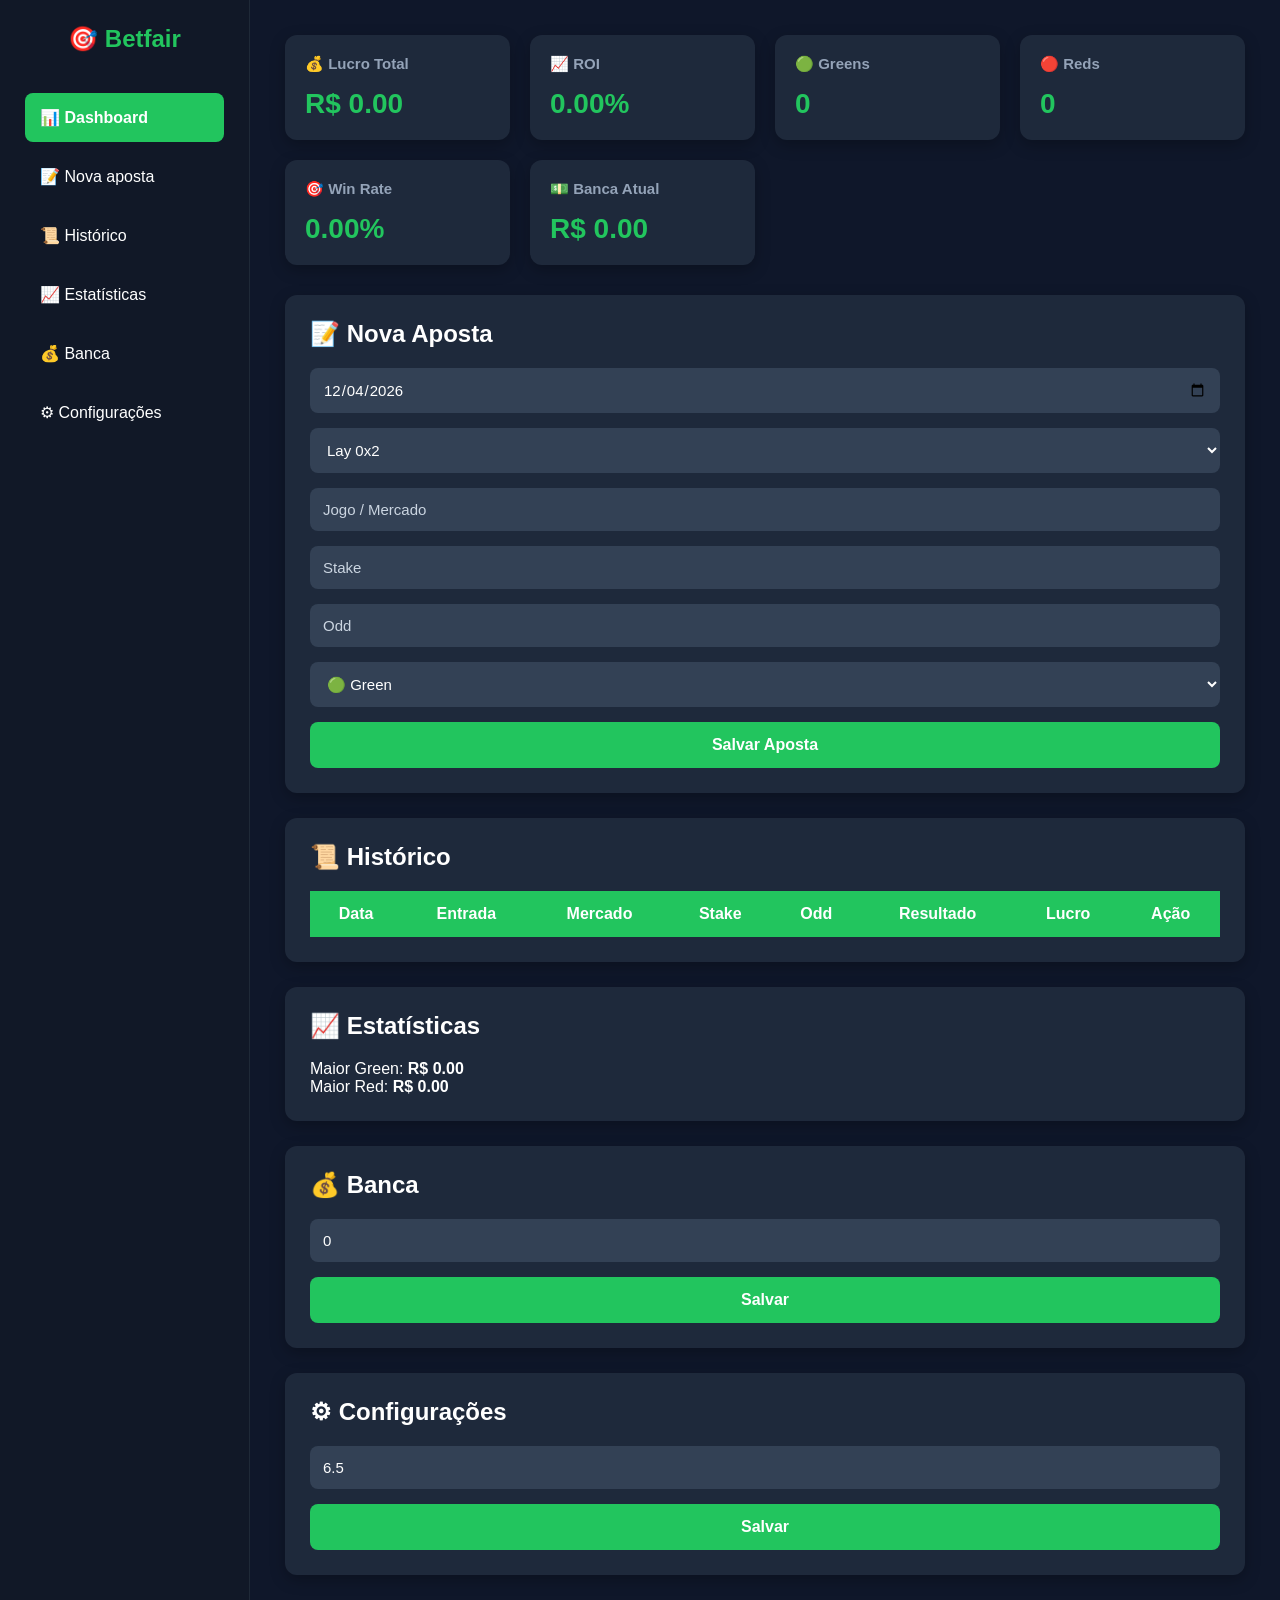
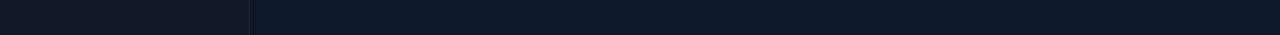
<file: index.html>
<!DOCTYPE html>
<html lang="pt-BR">
<head>
<meta charset="UTF-8">
<meta name="viewport" content="width=device-width, initial-scale=1.0">
<title>Betfair Control Pro</title>
<link rel="stylesheet" href="style.css">
</head>
<body>
<div class="layout">
<!-- MENU -->
<aside class="menu">
    <h2>🎯 Betfair</h2>
    <ul>
        <li class="ativo">📊 Dashboard</li>
        <li>📝 Nova aposta</li>
        <li>📜 Histórico</li>
        <li>📈 Estatísticas</li>
        <li>💰 Banca</li>
        <li>⚙ Configurações</li>
    </ul>
</aside>
<!-- CONTEÚDO -->
<main class="conteudo">
    <!-- DASHBOARD -->
    <section class="cards">
        <div class="card">
            <h3>💰 Lucro Total</h3>
            <span id="lucroTotal">R$ 0,00</span>
        </div>
        <div class="card">
            <h3>📈 ROI</h3>
            <span id="roi">0%</span>
        </div>
        <div class="card">
            <h3>🟢 Greens</h3>
            <span id="greens">0</span>
        </div>
        <div class="card">
            <h3>🔴 Reds</h3>
            <span id="reds">0</span>
        </div>
        <div class="card">
            <h3>🎯 Win Rate</h3>
            <span id="winrate">0%</span>
        </div>
        <div class="card">
            <h3>💵 Banca Atual</h3>
            <span id="bancaAtual">R$ 0,00</span>
        </div>
    </section>
    <!-- NOVA APOSTA -->
    <section class="bloco" data-secao="nova">
        <h2>📝 Nova Aposta</h2>
        <input type="date" id="data">
        <select id="entrada">
            <option>Lay 0x2</option>
            <option>Lay Empate</option>
            <option>Lay Casa</option>
            <option>Lay Visitante</option>
            <option>Over 2.5</option>
            <option>Under 2.5</option>
        </select>
        <input type="text" id="mercado" placeholder="Jogo / Mercado">
        <input type="number" id="stake" placeholder="Stake">
        <input type="number" id="odd" step="0.01" placeholder="Odd">
        <select id="resultado">
            <option value="Green">🟢 Green</option>
            <option value="Red">🔴 Red</option>
        </select>
        <div id="campoRed" style="display:none;">
            <input type="number" id="valorRed" placeholder="Valor do Cash Out">
        </div>
        <button id="salvar">Salvar Aposta</button>
    </section>
    <!-- HISTÓRICO -->
    <section class="bloco" data-secao="historico">
        <h2>📜 Histórico</h2>
        <table id="tabela">
            <thead>
                <tr>
                    <th>Data</th>
                    <th>Entrada</th>
                    <th>Mercado</th>
                    <th>Stake</th>
                    <th>Odd</th>
                    <th>Resultado</th>
                    <th>Lucro</th>
                    <th>Ação</th>
                </tr>
            </thead>
            <tbody></tbody>
        </table>
    </section>
    <!-- ESTATÍSTICAS -->
    <section class="bloco" data-secao="estatisticas">
        <h2>📈 Estatísticas</h2>
        <p>Maior Green: <strong id="maiorGreen">R$ 0,00</strong></p>
        <p>Maior Red: <strong id="maiorRed">R$ 0,00</strong></p>
    </section>
    <!-- BANCA -->
    <section class="bloco" data-secao="banca">
        <h2>💰 Banca</h2>
        <input type="number" id="bancaInicial" placeholder="Banca inicial">
        <button id="salvarBanca">Salvar</button>
    </section>
    <!-- CONFIG -->
    <section class="bloco" data-secao="config">
        <h2>⚙ Configurações</h2>
        <input type="number" id="comissao" placeholder="Comissão (%)">
        <button id="salvarBanca">Salvar</button>
    </section>
</main>
</div>
<script src="script.js"></script>
</body>
</html>
</file>
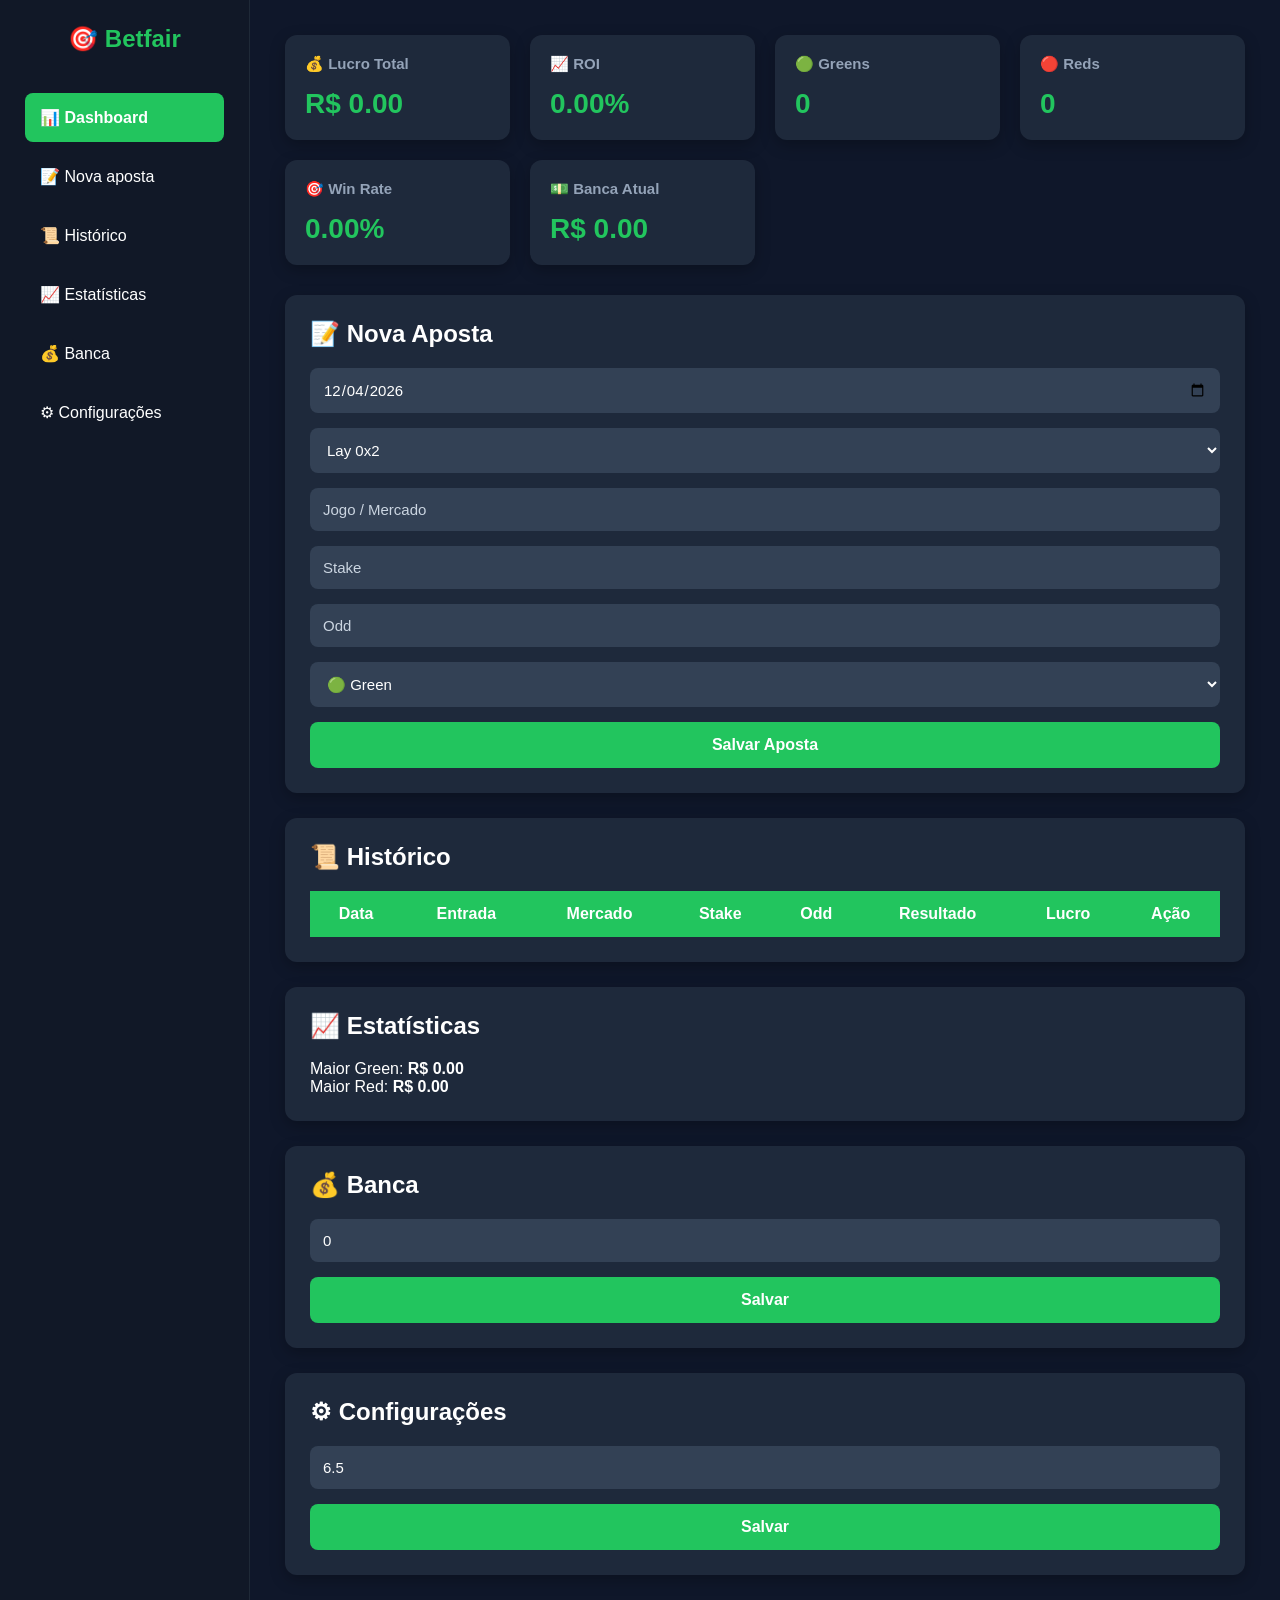
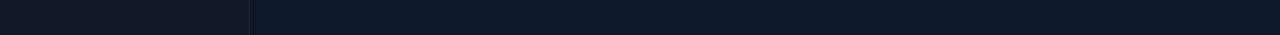
<file: index[1].html>
<!DOCTYPE html>
<html lang="pt-BR">
<head>
<meta charset="UTF-8">
<meta name="viewport" content="width=device-width, initial-scale=1.0">
<title>Betfair Control Pro</title>
<link rel="stylesheet" href="style.css">
</head>
<body>
<div class="layout">
<!-- MENU -->
<aside class="menu">
    <h2>🎯 Betfair</h2>
    <ul>
        <li class="ativo">📊 Dashboard</li>
        <li>📝 Nova aposta</li>
        <li>📜 Histórico</li>
        <li>📈 Estatísticas</li>
        <li>💰 Banca</li>
        <li>⚙ Configurações</li>
    </ul>
</aside>
<!-- CONTEÚDO -->
<main class="conteudo">
    <!-- DASHBOARD -->
    <section class="cards">
        <div class="card">
            <h3>💰 Lucro Total</h3>
            <span id="lucroTotal">R$ 0,00</span>
        </div>
        <div class="card">
            <h3>📈 ROI</h3>
            <span id="roi">0%</span>
        </div>
        <div class="card">
            <h3>🟢 Greens</h3>
            <span id="greens">0</span>
        </div>
        <div class="card">
            <h3>🔴 Reds</h3>
            <span id="reds">0</span>
        </div>
        <div class="card">
            <h3>🎯 Win Rate</h3>
            <span id="winrate">0%</span>
        </div>
        <div class="card">
            <h3>💵 Banca Atual</h3>
            <span id="bancaAtual">R$ 0,00</span>
        </div>
    </section>
    <!-- NOVA APOSTA -->
    <section class="bloco" data-secao="nova">
        <h2>📝 Nova Aposta</h2>
        <input type="date" id="data">
        <select id="entrada">
            <option>Lay 0x2</option>
            <option>Lay Empate</option>
            <option>Lay Casa</option>
            <option>Lay Visitante</option>
            <option>Over 2.5</option>
            <option>Under 2.5</option>
        </select>
        <input type="text" id="mercado" placeholder="Jogo / Mercado">
        <input type="number" id="stake" placeholder="Stake">
        <input type="number" id="odd" step="0.01" placeholder="Odd">
        <select id="resultado">
            <option value="Green">🟢 Green</option>
            <option value="Red">🔴 Red</option>
        </select>
        <div id="campoRed" style="display:none;">
            <input type="number" id="valorRed" placeholder="Valor do Cash Out">
        </div>
        <button id="salvar">Salvar Aposta</button>
    </section>
    <!-- HISTÓRICO -->
    <section class="bloco" data-secao="historico">
        <h2>📜 Histórico</h2>
        <table id="tabela">
            <thead>
                <tr>
                    <th>Data</th>
                    <th>Entrada</th>
                    <th>Mercado</th>
                    <th>Stake</th>
                    <th>Odd</th>
                    <th>Resultado</th>
                    <th>Lucro</th>
                    <th>Ação</th>
                </tr>
            </thead>
            <tbody></tbody>
        </table>
    </section>
    <!-- ESTATÍSTICAS -->
    <section class="bloco" data-secao="estatisticas">
        <h2>📈 Estatísticas</h2>
        <p>Maior Green: <strong id="maiorGreen">R$ 0,00</strong></p>
        <p>Maior Red: <strong id="maiorRed">R$ 0,00</strong></p>
    </section>
    <!-- BANCA -->
    <section class="bloco" data-secao="banca">
        <h2>💰 Banca</h2>
        <input type="number" id="bancaInicial" placeholder="Banca inicial">
        <button id="salvarBanca">Salvar</button>
    </section>
    <!-- CONFIG -->
    <section class="bloco" data-secao="config">
        <h2>⚙ Configurações</h2>
        <input type="number" id="comissao" placeholder="Comissão (%)">
        <button id="salvarBanca">Salvar</button>
    </section>
</main>
</div>
<script src="script.js"></script>
</body>
</html>
</file>
<file: style.css>
*{
    margin:0;
    padding:0;
    box-sizing:border-box;
    font-family:Arial, Helvetica, sans-serif;
}

body{
    background:#0f172a;
    color:white;
}

/* Layout */

.layout{
    display:flex;
    min-height:100vh;
}

/* Menu */

.menu{
    width:250px;
    background:#111827;
    padding:25px;
    border-right:1px solid #1f2937;
}

.menu h2{
    color:#22c55e;
    margin-bottom:40px;
    text-align:center;
}

.menu ul{
    list-style:none;
}

.menu li{
    padding:15px;
    margin-bottom:10px;
    border-radius:8px;
    cursor:pointer;
    transition:.25s;
    font-size:16px;
}

.menu li:hover{
    background:#1e293b;
}

.menu .ativo{
    background:#22c55e;
    color:white;
    font-weight:bold;
}

/* Conteúdo */

.conteudo{
    flex:1;
    padding:35px;
}

header{
    margin-bottom:30px;
}

header h1{
    font-size:32px;
}

/* Cards */

.cards{
    display:grid;
    grid-template-columns:repeat(auto-fit,minmax(220px,1fr));
    gap:20px;
    margin-bottom:30px;
}

.card{
    background:#1e293b;
    border-radius:12px;
    padding:20px;
    box-shadow:0 5px 15px rgba(0,0,0,.25);
}

.card h3{
    color:#94a3b8;
    margin-bottom:15px;
    font-size:15px;
}

.card span{
    color:#22c55e;
    font-size:28px;
    font-weight:bold;
}

/* Blocos */

.bloco{
    background:#1e293b;
    margin-bottom:25px;
    padding:25px;
    border-radius:12px;
    box-shadow:0 5px 15px rgba(0,0,0,.25);
}

.bloco h2{
    margin-bottom:20px;
}

/* Formulários */

input,
select{
    width:100%;
    padding:13px;
    margin-bottom:15px;
    border:none;
    border-radius:8px;
    background:#334155;
    color:white;
    font-size:15px;
}

input::placeholder{
    color:#cbd5e1;
}

button{
    width:100%;
    padding:14px;
    background:#22c55e;
    border:none;
    border-radius:8px;
    color:white;
    font-size:16px;
    cursor:pointer;
    transition:.25s;
    font-weight:bold;
}

button:hover{
    background:#16a34a;
}

/* Campo Red */

#campoRed{
    display:none;
}

/* Tabela */

table{
    width:100%;
    border-collapse:collapse;
}

th{
    background:#22c55e;
    padding:14px;
}

td{
    background:#334155;
    padding:12px;
    text-align:center;
}

tr:nth-child(even) td{
    background:#3c4d66;
}

.green{
    color:#22c55e;
    font-weight:bold;
}

.red{
    color:#ef4444;
    font-weight:bold;
}

.btnExcluir{
    background:#ef4444;
    padding:8px 12px;
    border:none;
    border-radius:6px;
    cursor:pointer;
}

.btnExcluir:hover{
    background:#dc2626;
}

/* Scroll */

::-webkit-scrollbar{
    width:10px;
}

::-webkit-scrollbar-thumb{
    background:#22c55e;
    border-radius:10px;
}

/* Responsivo */

@media(max-width:900px){

.layout{
    flex-direction:column;
}

.menu{
    width:100%;
}

.cards{
    grid-template-columns:1fr;
}

table{
    display:block;
    overflow-x:auto;
}

}
</file>
